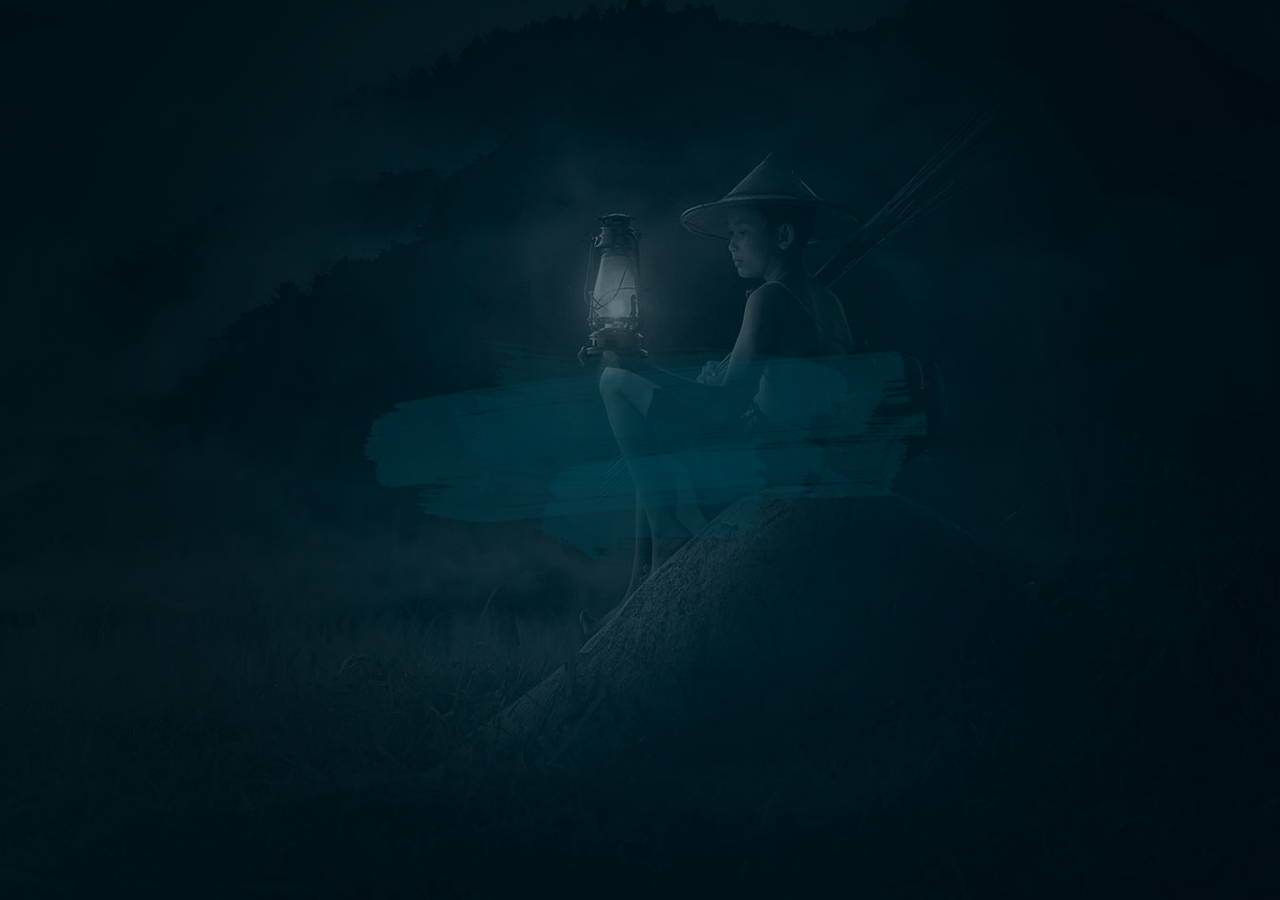
<file: index.html>
<!DOCTYPE html>
<html lang="ru">

<head>
  <meta charset="UTF-8">
  <meta http-equiv="X-UA-Compatible" content="IE=edge">
  <meta name="viewport" content="width=1200, initial-scale=1.0">
  <title>Добро пожаловать | AirAsia</title>
  <link rel="stylesheet" href="./css/main.css">
</head>

<body>
  <div class="welcome">
    <div class="welcome__container">
      <div class="central">
        <img src="./img/logo.png" alt="AirAsia logo" class="central__logo">
        <h2 class="central__title">Открой для себя Азию</h2>
        <a href="./home.html" class="btn">Войти</a>
      </div>
    </div>
  </div>
</body>

</html>
</file>
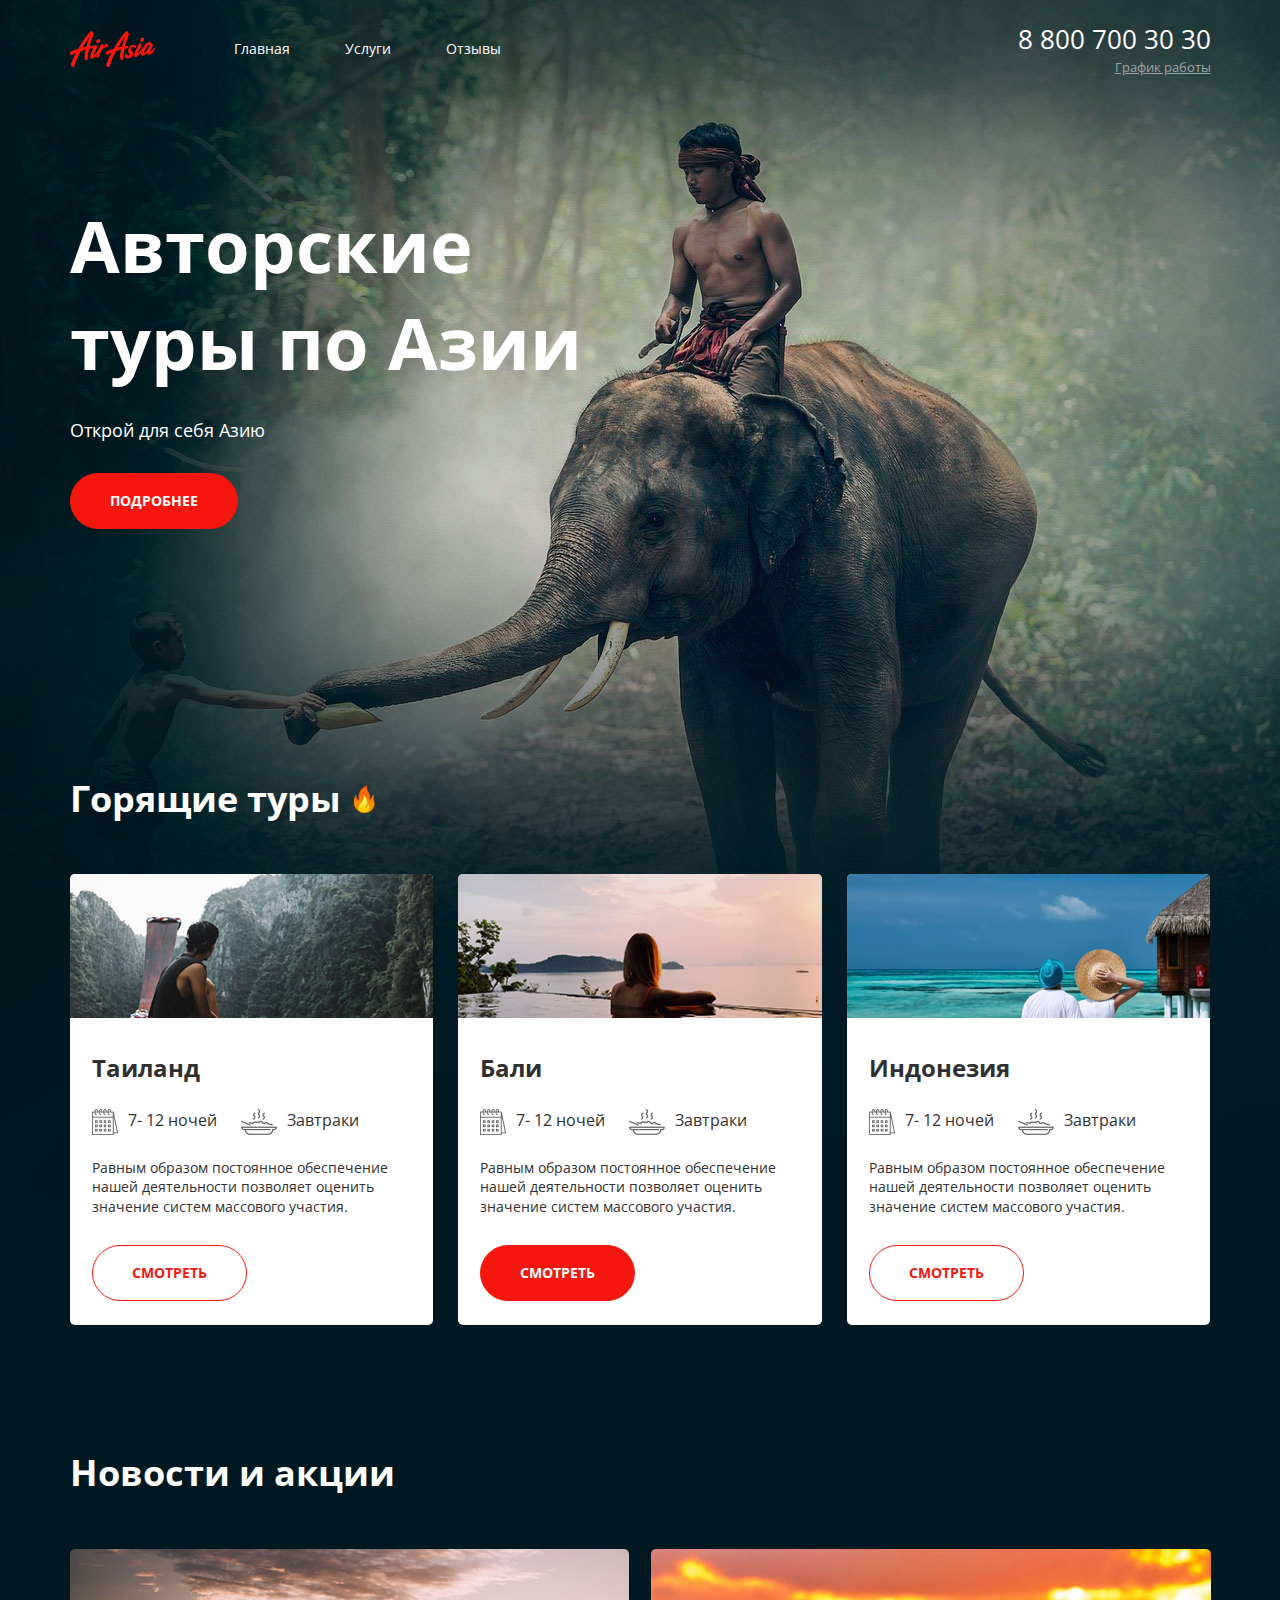
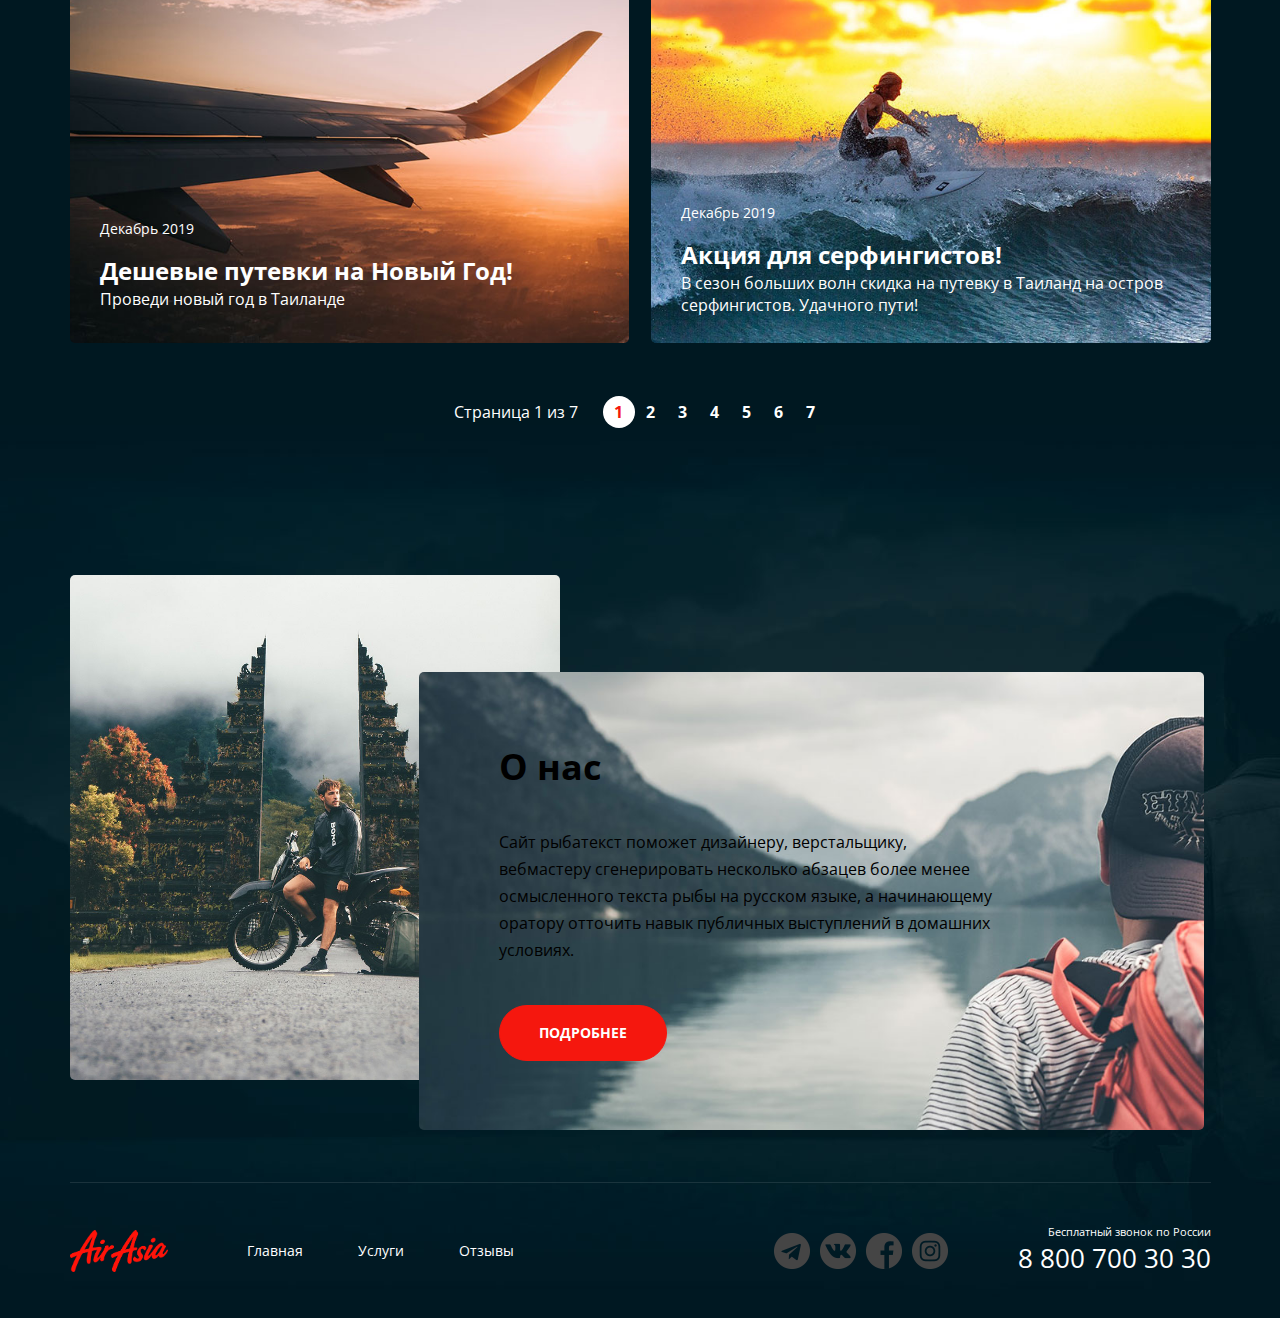
<file: home.html>
<!DOCTYPE html>
<html lang="ru">

<head>
  <meta charset="UTF-8">
  <meta http-equiv="X-UA-Compatible" content="IE=edge">
  <meta name="viewport" content="width=1200, initial-scale=1.0">
  <title>Главная | AirAsia</title>
  <link rel="stylesheet" href="./css/main.css">
</head>

<body>
  <div class="wrapper main-page-wrapper">
    <div class="wrapper__content">
      <header class="header">
        <div class="container header__container">
          <a href="./home.html" class="logo logo_main">
            <img src="./img/logo.png" alt="AirAsia logo" class="logo__img">
          </a>
          <nav class="menu">
            <ul class="menu__list">
              <li class="menu__item"><a href="./home.html" class="menu__link">Главная</a></li>
              <li class="menu__item"><a href="./services.html" class="menu__link">Услуги</a></li>
              <li class="menu__item"><a href="./reviews.html" class="menu__link">Отзывы</a></li>
            </ul>
          </nav>
          <address class="contacts header__contacts">
            <a href="tel:+78007003030" class="contacts__phone">8 800 700 30 30</a>
            <div class="contacts__dropdown dropdown">
              <a href="#" class="dropdown__link">График работы</a>
              <div class="dropdown__menu">
                <ul class="dropdown__list">
                  <li class="dropdown__item dropdown__item_primary">пн-вс: 09:00 - 20:00</li>
                  <li class="dropdown__item">Обед: 14:00-14:30</li>
                </ul>
              </div>
            </div>
          </address>
        </div>
      </header>
      <main class="main">
        <section class="hero">
          <div class="container hero__container">
            <div class="hero__content">
              <h1 class="hero__title">Авторские туры по Азии</h1>
              <div class="hero__text">Открой для себя Азию</div>
              <a href="#" class="btn">Подробнее</a>
            </div>
          </div class="container">
        </section>
        <section class="offers">
          <div class="container">
            <h2 class="title title_fire offers__title">Горящие туры</h2>
            <ul class="offers__list">
              <li class="offers__item offer">
                <div class="offer__header">
                  <img src="./img/offers/river.jpeg" alt="river" class="offer__img">
                </div>
                <div class="offer__content">
                  <h4 class="offer__title">Таиланд</h4>
                  <div class="offer__features">
                    <div class="offer__feature offer__feature_calendar">7- 12 ночей</div>
                    <div class="offer__feature offer__feature_meal">Завтраки</div>
                  </div>
                  <div class="offer__text">
                    <p>
                      Равным образом постоянное обеспечение нашей деятельности позволяет оценить
                      значение систем массового участия.
                    </p>
                  </div>
                  <a href="#" class="btn btn_light offer__btn">Смотреть</a>
                </div>
              </li>
              <li class="offers__item offer">
                <div class="offer__header">
                  <img src="./img/offers/pool.jpeg" alt="pool" class="offer__img">
                </div>
                <div class="offer__content">
                  <h4 class="offer__title">Бали</h4>
                  <div class="offer__features">
                    <div class="offer__feature offer__feature_calendar">7- 12 ночей</div>
                    <div class="offer__feature offer__feature_meal">Завтраки</div>
                  </div>
                  <div class="offer__text">
                    <p>
                      Равным образом постоянное обеспечение нашей деятельности позволяет оценить
                      значение систем массового участия.
                    </p>
                  </div>
                  <a href="#" class="btn offer__btn">Смотреть</a>
                </div>
              </li>
              <li class="offers__item offer">
                <div class="offer__header">
                  <img src="./img/offers/ocean.jpeg" alt="ocean" class="offer__img">
                </div>
                <div class="offer__content">
                  <h4 class="offer__title">Индонезия</h4>
                  <div class="offer__features">
                    <div class="offer__feature offer__feature_calendar">7- 12 ночей</div>
                    <div class="offer__feature offer__feature_meal">Завтраки</div>
                  </div>
                  <div class="offer__text">
                    <p>
                      Равным образом постоянное обеспечение нашей деятельности позволяет оценить
                      значение систем массового участия.
                    </p>
                  </div>
                  <a href="#" class="btn btn_light offer__btn">Смотреть</a>
                </div>
              </li>
            </ul>
          </div>
        </section>
        <section class="news">
          <div class="container">
            <h2 class="title news__title">Новости и акции</h2>
            <ul class="news__list">
              <li class="news__item single-news">
                <a href="#" class="single-news__link">
                  <img src="./img/news/plane.jpeg" alt="plane" class="single-news__img">
                  <div class="single-news__content">
                    <time class="single-news__date">Декабрь 2019</time>
                    <h3 class="single-news__title">Дешевые путевки на Новый Год!</h3>
                    <div class="single-news__desc">Проведи новый год в Таиланде</div>
                  </div>
                </a>
              </li>
              <li class="news__item single-news">
                <a href="#" class="single-news__link">
                  <img src="./img/news/surfing.jpeg" alt="surfing" class="single-news__img">
                  <div class="single-news__content">
                    <time class="single-news__date">Декабрь 2019</time>
                    <h3 class="single-news__title">Акция для серфингистов!</h3>
                    <div class="single-news__desc">В сезон больших волн скидка на путевку в Таиланд на остров серфингистов.
                      Удачного пути!</div>
                  </div>
                </a>
              </li>
            </ul>
            <div class="pager">
              <div class="pager__display">Страница 1 из 7</div>
              <ul class="pager__list">
                <li class="pager__item pager__item_active"><a href="#" class="pager__link">1</a></li>
                <li class="pager__item"><a href="#" class="pager__link">2</a></li>
                <li class="pager__item"><a href="#" class="pager__link">3</a></li>
                <li class="pager__item"><a href="#" class="pager__link">4</a></li>
                <li class="pager__item"><a href="#" class="pager__link">5</a></li>
                <li class="pager__item"><a href="#" class="pager__link">6</a></li>
                <li class="pager__item"><a href="#" class="pager__link">7</a></li>
              </ul>
            </div>
          </div>
        </section>
        <section class="about">
          <div class="container">
            <div class="about__content">
              <div class="about__item">
                <h2 class="title about__title">О нас</h2>
                <div class="about__text">
                  <p>
                    Сайт рыбатекст поможет дизайнеру, верстальщику, вебмастеру сгенерировать несколько
                    абзацев более менее осмысленного текста рыбы на русском языке, а начинающему оратору отточить навык
                    публичных выступлений в домашних условиях.
                  </p>
                </div>
                <a href="#" class="btn">Подробнее</a>
              </div>
            </div>
          </div>
        </section>
      </main>
    </div>
    <footer class="footer footer_main">
      <div class="container footer__container">
        <a href="./home.html" class="logo">
          <img src="./img/logo.png" alt="AirAsia logo" class="logo__img">
        </a>
        <nav class="menu">
          <ul class="menu__list">
            <li class="menu__item"><a href="./home.html" class="menu__link">Главная</a></li>
            <li class="menu__item"><a href="./services.html" class="menu__link">Услуги</a></li>
            <li class="menu__item"><a href="./reviews.html" class="menu__link">Отзывы</a></li>
          </ul>
        </nav>
        <ul class="social">
          <li class="social__item social__item_icon_tg"><a href="#" class="social__link"></a></li>
          <li class="social__item social__item_icon_vk"><a href="#" class="social__link"></a></li>
          <li class="social__item social__item_icon_fb"><a href="#" class="social__link"></a></li>
          <li class="social__item social__item_icon_inst"><a href="#" class="social__link"></a></li>
        </ul>
        <address class="contacts">
          <div class="contacts__desc">Бесплатный звонок по России</div>
          <a href="tel: +78007003030" class="contacts__phone">8 800 700 30 30</a>
        </address>
      </div>
    </footer>
  </div>
</body>

</html>
</file>
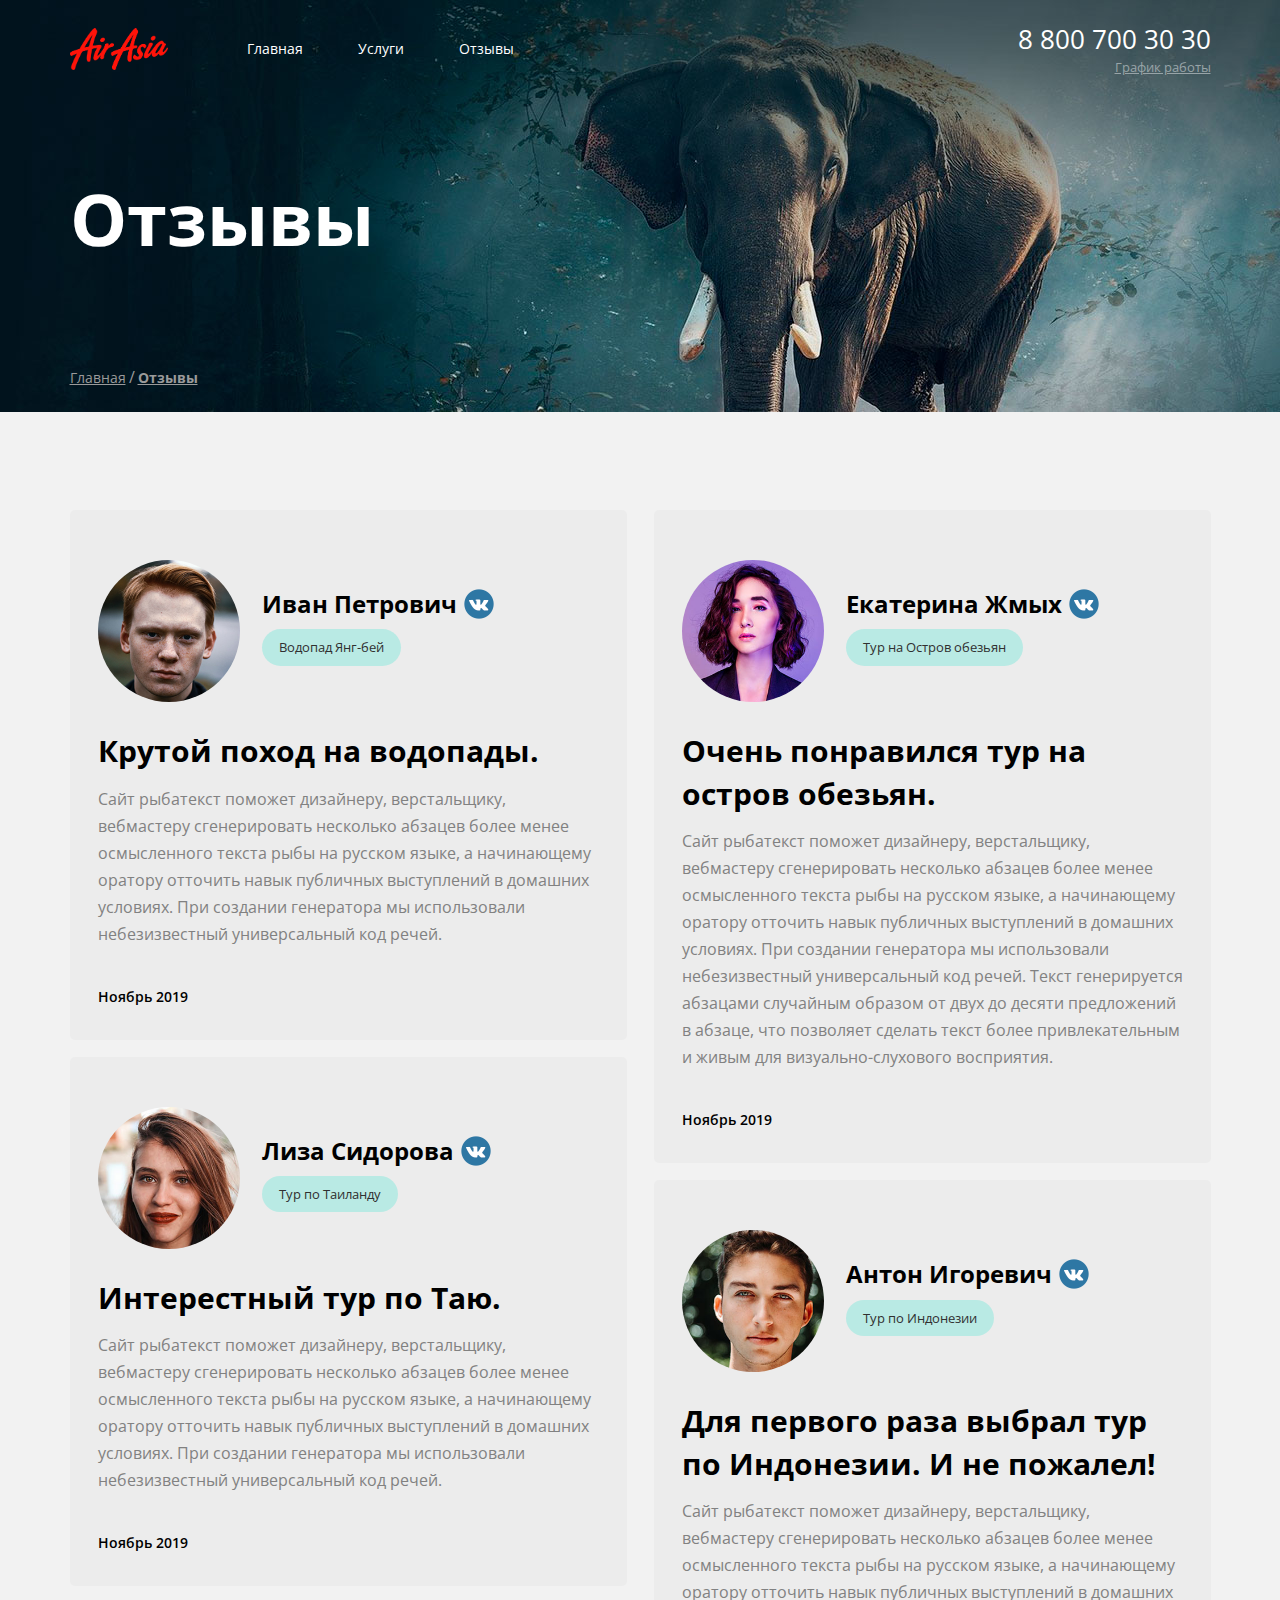
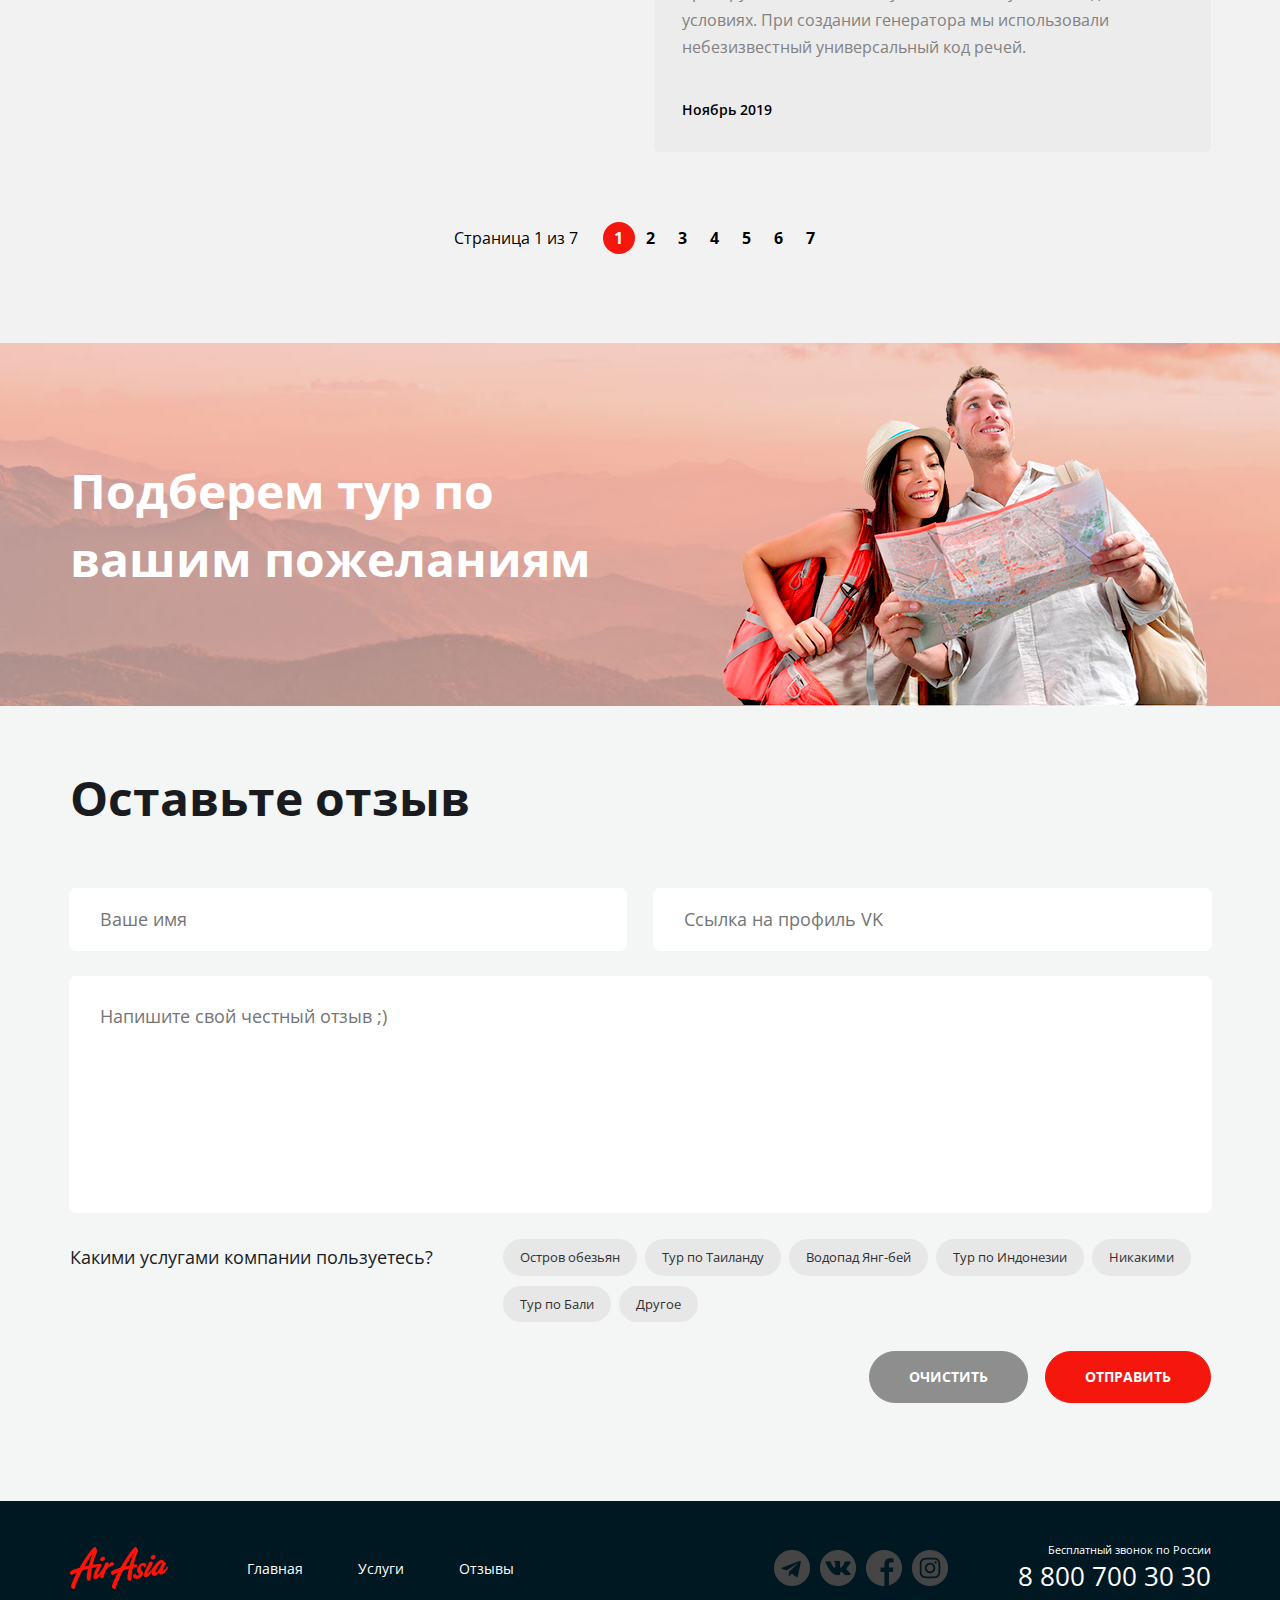
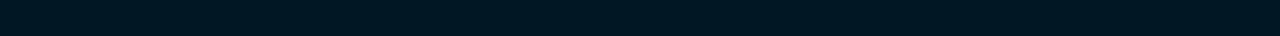
<file: reviews.html>
<!DOCTYPE html>
<html lang="ru">

<head>
  <meta charset="UTF-8">
  <meta http-equiv="X-UA-Compatible" content="IE=edge">
  <meta name="viewport" content="width=1200, initial-scale=1.0">
  <title>Отзывы | AirAsia</title>
  <link rel="stylesheet" href="./css/main.css">
</head>

<body>
  <div class="wrapper">
    <div class="wrapper__content">
      <section class="top-line">
        <div class="container top-line__container">
          <header class="header">
            <div class="header__container">
              <a href="./home.html" class="logo">
                <img src="./img/logo.png" alt="AirAsia logo" class="logo__img">
              </a>
              <nav class="menu">
                <ul class="menu__list">
                  <li class="menu__item"><a href="./home.html" class="menu__link">Главная</a></li>
                  <li class="menu__item"><a href="./services.html" class="menu__link">Услуги</a></li>
                  <li class="menu__item"><a href="./reviews.html" class="menu__link">Отзывы</a></li>
                </ul>
              </nav>
              <address class="contacts header__contacts">
                <a href="tel:+78007003030" class="contacts__phone">8 800 700 30 30</a>
                <div class="contacts__dropdown dropdown">
                  <a href="#" class="dropdown__link">График работы</a>
                  <div class="dropdown__menu">
                    <ul class="dropdown__list">
                      <li class="dropdown__item dropdown__item_primary">пн-вс: 09:00 - 20:00</li>
                      <li class="dropdown__item">Обед: 14:00-14:30</li>
                    </ul>
                  </div>
                </div>
              </address>
            </div>
          </header>
          <h1 class="top-line__title">Отзывы</h1>
          <nav class="breadcrumbs">
            <ul class="breadcrumbs__list">
              <li class="breadcrumbs__item">
                <a href="./home.html" class="breadcrumbs__link">Главная</a>
              </li>
              <li class="breadcrumbs__item breadcrumbs__item_active">
                <a href="./services.html" class="breadcrumbs__link">Отзывы</a>
              </li>
            </ul>
          </nav>
        </div>
      </section>
      <main class="reviews">
        <div class="container">
          <ul class="reviews__list">
            <li class="reviews__item review">
              <div class="review__header">
                <div class="review__avatar avatar">
                  <img src="./img/users/ginger.jpeg" alt="user avatar" class="avatar__img">
                </div>
                <div class="review__userdata">
                  <div class="review__user"><a href="#" class="review__user-link">Иван Петрович</a></div>
                  <ul class="review__tags">
                    <li class="review__tag tag tag_active">Водопад Янг-бей</li>
                  </ul>
                </div>
              </div>
              <div class="review__content">
                <h3 class="review__title">Крутой поход на водопады.</h3>
                <div class="review__text">
                  <p>Сайт рыбатекст поможет дизайнеру, верстальщику, вебмастеру сгенерировать несколько абзацев более
                    менее осмысленного текста рыбы на русском языке, а начинающему оратору отточить навык публичных
                    выступлений в домашних условиях. При создании генератора мы использовали небезизвестный
                    универсальный код речей.</p>
                </div>
                <time class="review__date">Ноябрь 2019</time>
              </div>
            </li>
            <li class="reviews__item review">
              <div class="review__header">
                <div class="review__avatar avatar">
                  <img src="./img/users/liza.jpeg" alt="user avatar" class="avatar__img">
                </div>
                <div class="review__userdata">
                  <div class="review__user"><a href="#" class="review__user-link">Лиза Сидорова</a></div>
                  <ul class="review__tags">
                    <li class="review__tag tag tag_active">Тур по Таиланду</li>
                  </ul>
                </div>
              </div>
              <div class="review__content">
                <h3 class="review__title">Интерестный тур по Таю.</h3>
                <div class="review__text">
                  <p>Сайт рыбатекст поможет дизайнеру, верстальщику, вебмастеру сгенерировать несколько абзацев более
                    менее осмысленного текста рыбы на русском языке, а начинающему оратору отточить навык публичных
                    выступлений в домашних условиях. При создании генератора мы использовали небезизвестный
                    универсальный код речей.</p>
                </div>
                <time class="review__date">Ноябрь 2019</time>
              </div>
            </li>
            <li class="reviews__item review">
              <div class="review__header">
                <div class="review__avatar avatar">
                  <img src="./img/users/kate.jpeg" alt="user avatar" class="avatar__img">
                </div>
                <div class="review__userdata">
                  <div class="review__user"><a href="#" class="review__user-link">Екатерина Жмых</a></div>
                  <ul class="review__tags">
                    <li class="review__tag tag tag_active">Тур на Остров обезьян</li>
                  </ul>
                </div>
              </div>
              <div class="review__content">
                <h3 class="review__title">Очень понравился тур на остров обезьян.</h3>
                <div class="review__text">
                  <p>Сайт рыбатекст поможет дизайнеру, верстальщику, вебмастеру сгенерировать несколько абзацев более
                    менее осмысленного текста рыбы на русском языке, а начинающему оратору отточить навык публичных
                    выступлений в домашних условиях. При создании генератора мы использовали небезизвестный
                    универсальный код речей. Текст генерируется абзацами случайным образом от двух до десяти предложений
                    в абзаце, что позволяет сделать текст более привлекательным и живым для визуально-слухового
                    восприятия.</p>
                </div>
                <time class="review__date">Ноябрь 2019</time>
              </div>
            </li>
            <li class="reviews__item review">
              <div class="review__header">
                <div class="review__avatar avatar">
                  <img src="./img/users/toxa.jpeg" alt="user avatar" class="avatar__img">
                </div>
                <div class="review__userdata">
                  <div class="review__user"><a href="#" class="review__user-link">Антон Игоревич</a></div>
                  <ul class="review__tags">
                    <li class="review__tag tag tag_active">Тур по Индонезии</li>
                  </ul>
                </div>
              </div>
              <div class="review__content">
                <h3 class="review__title">Для первого раза выбрал тур по Индонезии. И не пожалел!</h3>
                <div class="review__text">
                  <p>Сайт рыбатекст поможет дизайнеру, верстальщику, вебмастеру сгенерировать несколько абзацев более
                    менее осмысленного текста рыбы на русском языке, а начинающему оратору отточить навык публичных
                    выступлений в домашних условиях. При создании генератора мы использовали небезизвестный
                    универсальный код речей.</p>
                </div>
                <time class="review__date">Ноябрь 2019</time>
              </div>
            </li>
          </ul>
          <div class="pager pager_theme_red">
            <div class="pager__display">Страница 1 из 7</div>
            <ul class="pager__list">
              <li class="pager__item pager__item_active"><a href="#" class="pager__link">1</a></li>
              <li class="pager__item"><a href="#" class="pager__link">2</a></li>
              <li class="pager__item"><a href="#" class="pager__link">3</a></li>
              <li class="pager__item"><a href="#" class="pager__link">4</a></li>
              <li class="pager__item"><a href="#" class="pager__link">5</a></li>
              <li class="pager__item"><a href="#" class="pager__link">6</a></li>
              <li class="pager__item"><a href="#" class="pager__link">7</a></li>
            </ul>
          </div>
        </div>
      </main>
      <section class="banner">
        <div class="container banner__container">
          <h2 class="banner__title">Подберем тур по вашим пожеланиям</h2>
        </div>
      </section>
      <section class="form">
        <div class="container">
          <h2 class="form__title">Оставьте отзыв</h2>
          <form action="" class="form__item">
            <div class="form__row">
              <input type="text" class="form__input" name="user" placeholder="Ваше имя">
              <input type="text" class="form__input" name="vk" placeholder="Ссылка на профиль VK">
            </div>
            <div class="form__row">
              <textarea name="comment" class="form__input form__input_textarea"
                placeholder="Напишите свой честный отзыв ;)"></textarea>
            </div>
            <div class="form__controls">
              <div class="form__controls-title">Какими услугами компании пользуетесь?</div>
              <ul class="controls">
                <li class="controls__item">
                  <label class="controls__elem"><input type="checkbox" name="monkeys" class="controls__checkbox">
                    <div class="tag controls__tag">Остров обезьян</div>
                  </label>
                </li>
                <li class="controls__item">
                  <label class="controls__elem"><input type="checkbox" name="tailand" class="controls__checkbox">
                    <div class="tag controls__tag">Тур по Таиланду</div>
                  </label>
                </li>
                <li class="controls__item">
                  <label class="controls__elem"><input type="checkbox" name="waterfall" class="controls__checkbox">
                    <div class="tag controls__tag">Водопад Янг-бей</div>
                  </label>
                </li>
                <li class="controls__item">
                  <label class="controls__elem"><input type="checkbox" name="indonesia" class="controls__checkbox">
                    <div class="tag controls__tag">Тур по Индонезии</div>
                  </label>
                </li>
                <li class="controls__item">
                  <label class="controls__elem"><input type="checkbox" name="nothing" class="controls__checkbox">
                    <div class="tag controls__tag">Никакими</div>
                  </label>
                </li>
                <li class="controls__item">
                  <label class="controls__elem"><input type="checkbox" name="bali" class="controls__checkbox">
                    <div class="tag controls__tag">Тур по Бали</div>
                  </label>
                </li>
                <li class="controls__item">
                  <label class="controls__elem"><input type="checkbox" name="other" class="controls__checkbox">
                    <div class="tag controls__tag">Другое</div>
                  </label>
                </li>
              </ul>
            </div>
            <div class="form__btns">
              <button type="reset" class="btn btn_dark form__btn">Очистить</button>
              <button class="btn form__btn">Отправить</button>
            </div>
          </form>
        </div>
      </section>
    </div>
    <footer class="footer">
      <div class="container footer__container">
        <a href="./home.html" class="logo">
          <img src="./img/logo.png" alt="AirAsia logo" class="logo__img">
        </a>
        <nav class="menu">
          <ul class="menu__list">
            <li class="menu__item"><a href="./home.html" class="menu__link">Главная</a></li>
            <li class="menu__item"><a href="./services.html" class="menu__link">Услуги</a></li>
            <li class="menu__item"><a href="./reviews.html" class="menu__link">Отзывы</a></li>
          </ul>
        </nav>
        <ul class="social">
          <li class="social__item social__item_icon_tg"><a href="#" class="social__link"></a></li>
          <li class="social__item social__item_icon_vk"><a href="#" class="social__link"></a></li>
          <li class="social__item social__item_icon_fb"><a href="#" class="social__link"></a></li>
          <li class="social__item social__item_icon_inst"><a href="#" class="social__link"></a></li>
        </ul>
        <address class="contacts">
          <div class="contacts__desc">Бесплатный звонок по России</div>
          <a href="tel: +78007003030" class="contacts__phone">8 800 700 30 30</a>
        </address>
      </div>
    </footer>
  </div>
</body>

</html>
</file>
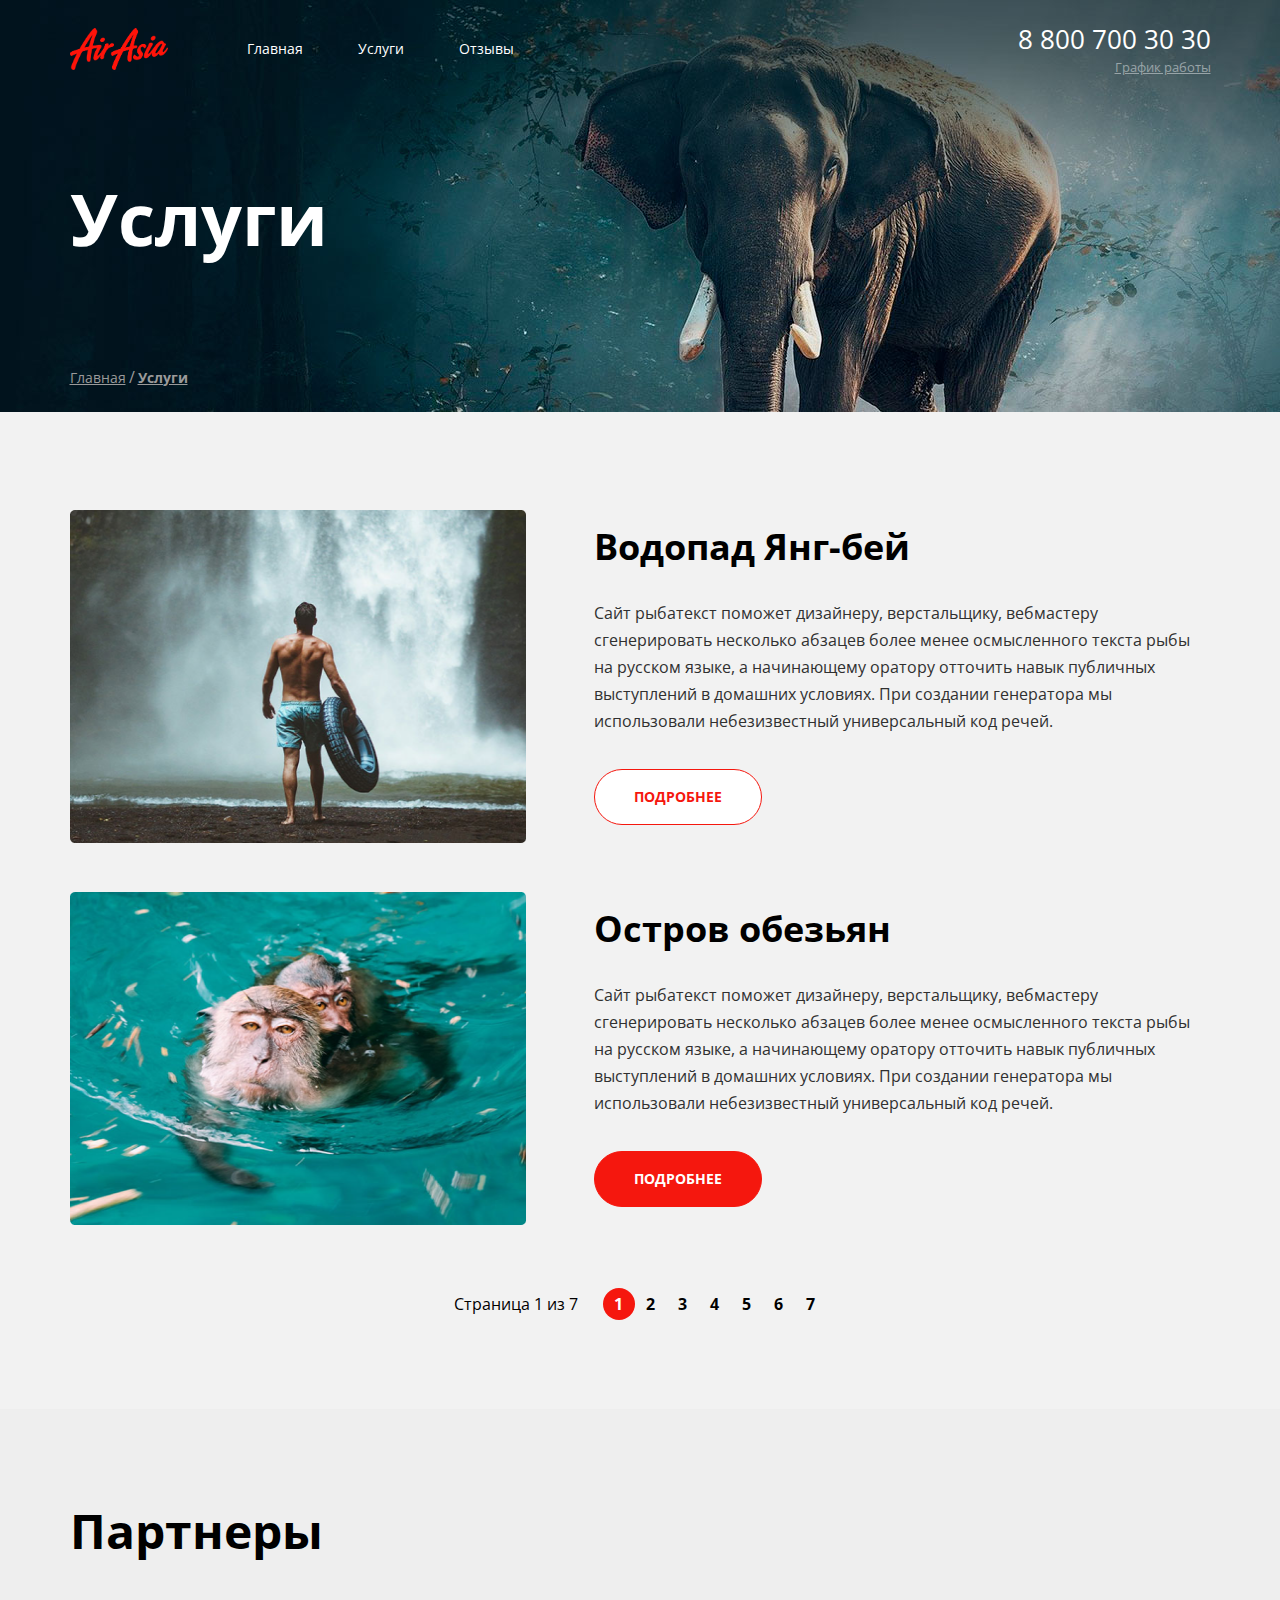
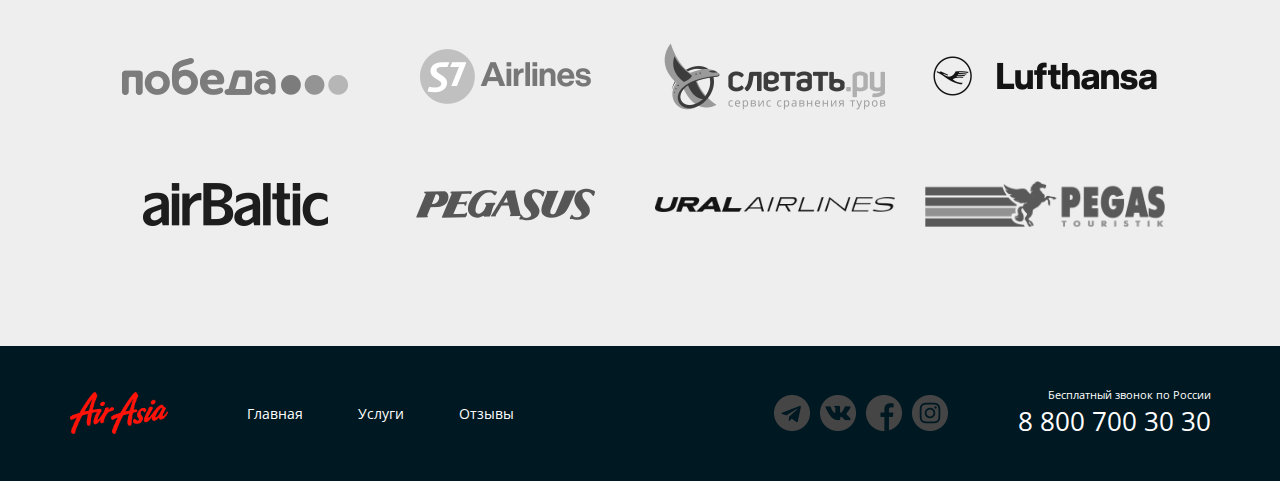
<file: services.html>
<!DOCTYPE html>
<html lang="ru">

<head>
  <meta charset="UTF-8">
  <meta http-equiv="X-UA-Compatible" content="IE=edge">
  <meta name="viewport" content="width=1200, initial-scale=1.0">
  <title>Услуги | AirAsia</title>
  <link rel="stylesheet" href="./css/main.css">
</head>

<body>
  <div class="wrapper">
    <div class="wrapper__content">
      <section class="top-line">
        <div class="container top-line__container">
          <header class="header">
            <div class="header__container">
              <a href="./home.html" class="logo">
                <img src="./img/logo.png" alt="AirAsia logo" class="logo__img">
              </a>
              <nav class="menu">
                <ul class="menu__list">
                  <li class="menu__item"><a href="./home.html" class="menu__link">Главная</a></li>
                  <li class="menu__item"><a href="./services.html" class="menu__link">Услуги</a></li>
                  <li class="menu__item"><a href="./reviews.html" class="menu__link">Отзывы</a></li>
                </ul>
              </nav>
              <address class="contacts header__contacts">
                <a href="tel:+78007003030" class="contacts__phone">8 800 700 30 30</a>
                <div class="contacts__dropdown dropdown">
                  <a href="#" class="dropdown__link">График работы</a>
                  <div class="dropdown__menu">
                    <ul class="dropdown__list">
                      <li class="dropdown__item dropdown__item_primary">пн-вс: 09:00 - 20:00</li>
                      <li class="dropdown__item">Обед: 14:00-14:30</li>
                    </ul>
                  </div>
                </div>
              </address>
            </div>
          </header>
          <h1 class="top-line__title">Услуги</h1>
          <nav class="breadcrumbs">
            <ul class="breadcrumbs__list">
              <li class="breadcrumbs__item">
                <a href="./home.html" class="breadcrumbs__link">Главная</a>
              </li>
              <li class="breadcrumbs__item breadcrumbs__item_active">
                <a href="./services.html" class="breadcrumbs__link">Услуги</a>
              </li>
            </ul>
          </nav>
        </div>
      </section>
      <main class="services">
        <div class="container">
          <ul class="services__list">
            <li class="services__item service">
              <div class="service__img">
                <img src="./img/offers/waterfall.png" alt="waterfall" class="service__img-elem">
              </div>
              <div class="service__content">
                <h3 class="service__title">Водопад Янг-бей</h3>
                <div class="service__desc">
                  <p>Сайт рыбатекст поможет дизайнеру, верстальщику, вебмастеру сгенерировать несколько абзацев более
                    менее осмысленного текста рыбы на русском языке, а начинающему оратору отточить навык публичных
                    выступлений в домашних условиях. При создании генератора мы использовали небезизвестный
                    универсальный код речей.</p>
                </div>
                <a href="#" class="btn btn_light">Подробнее</a>
              </div>
            </li>
            <li class="services__item service">
              <div class="service__img">
                <img src="./img/offers/monkeys.png" alt="monkeys" class="service__img-elem">
              </div>
              <div class="service__content">
                <h3 class="service__title">Остров обезьян</h3>
                <div class="service__desc">
                  <p>Сайт рыбатекст поможет дизайнеру, верстальщику, вебмастеру сгенерировать несколько абзацев более
                    менее осмысленного текста рыбы на русском языке, а начинающему оратору отточить навык публичных
                    выступлений в домашних условиях. При создании генератора мы использовали небезизвестный
                    универсальный код речей.</p>
                </div>
                <a href="#" class="btn">Подробнее</a>
              </div>
            </li>
          </ul>
          <div class="pager pager_theme_red">
            <div class="pager__display">Страница 1 из 7</div>
            <ul class="pager__list">
              <li class="pager__item pager__item_active"><a href="#" class="pager__link">1</a></li>
              <li class="pager__item"><a href="#" class="pager__link">2</a></li>
              <li class="pager__item"><a href="#" class="pager__link">3</a></li>
              <li class="pager__item"><a href="#" class="pager__link">4</a></li>
              <li class="pager__item"><a href="#" class="pager__link">5</a></li>
              <li class="pager__item"><a href="#" class="pager__link">6</a></li>
              <li class="pager__item"><a href="#" class="pager__link">7</a></li>
            </ul>
          </div>
        </div>
      </main>
      <section class="partners">
        <div class="container">
          <h2 class="partners__title">Партнеры</h2>
          <ul class="partners__list">
            <li class="partners__item">
              <a href="#" class="partners__link">
              <img src="./img/partners/pobeda.png" alt="pobeda logo">
            </a>
          </li>
            <li class="partners__item">
              <a href="#" class="partners__link">
                <img src="./img/partners/s7.png" alt="s7 logo">
              </a>
            </li>
            <li class="partners__item">
              <a href="#" class="partners__link">
                <img src="./img/partners/lets-fly.png" alt="lets-fly logo">
              </a>
            </li>
            <li class="partners__item">
              <a href="#" class="partners__link">
                <img src="./img/partners/lufthansa.png" alt="lufthansa logo">
              </a>
            </li>
            <li class="partners__item"><a href="#" class="partners__link">
              <img src="./img/partners/airbaltic.png" alt="airbaltic logo">
            </a>
          </li>
            <li class="partners__item">
              <a href="#" class="partners__link">
                <img src="./img/partners/pegasus.png" alt="pegasus logo">
              </a>
            </li>
            <li class="partners__item">
              <a href="#" class="partners__link">
                <img src="./img/partners/ural.png" alt="ural logo">
              </a>
            </li>
            <li class="partners__item">
              <a href="#" class="partners__link">
                <img src="./img/partners/pegas.png" alt="pegas logo">
              </a>
            </li>
          </ul>
        </div>
      </section>
    </div>
    <footer class="footer">
      <div class="container footer__container">
        <a href="./home.html" class="logo">
          <img src="./img/logo.png" alt="AirAsia logo" class="logo__img">
        </a>
        <nav class="menu">
          <ul class="menu__list">
            <li class="menu__item"><a href="./home.html" class="menu__link">Главная</a></li>
            <li class="menu__item"><a href="./services.html" class="menu__link">Услуги</a></li>
            <li class="menu__item"><a href="./reviews.html" class="menu__link">Отзывы</a></li>
          </ul>
        </nav>
        <ul class="social">
          <li class="social__item social__item_icon_tg"><a href="#" class="social__link"></a></li>
          <li class="social__item social__item_icon_vk"><a href="#" class="social__link"></a></li>
          <li class="social__item social__item_icon_fb"><a href="#" class="social__link"></a></li>
          <li class="social__item social__item_icon_inst"><a href="#" class="social__link"></a></li>
        </ul>
        <address class="contacts">
          <div class="contacts__desc">Бесплатный звонок по России</div>
          <a href="tel: +78007003030" class="contacts__phone">8 800 700 30 30</a>
        </address>
      </div>
    </footer>
  </div>
</body>

</html>
</file>
<file: css/main.css>
@import url('https://fonts.googleapis.com/css2?family=Open+Sans:wght@400;600;700&display=swap');
@import url(./layout/normalize.css);
@import url(./layout/base.css);

@import url(./blocks/welcome.css);
@import url(./blocks/header.css);
@import url(./blocks/logo.css);
@import url(./blocks/menu.css);
@import url(./blocks/contacts.css);
@import url(./blocks/dropdown.css);
@import url(./blocks/hero.css);
@import url(./blocks/title.css);
@import url(./blocks/btn.css);
@import url(./blocks/offers.css);
@import url(./blocks/news.css);
@import url(./blocks/pager.css);
@import url(./blocks/about.css);
@import url(./blocks/footer.css);
@import url(./blocks/social.css);
@import url(./blocks/top-line.css);
@import url(./blocks/breadcrumbs.css);
@import url(./blocks/services.css);
@import url(./blocks/partners.css);
@import url(./blocks/reviews.css);
@import url(./blocks/avatar.css);
@import url(./blocks/tag.css);
@import url(./blocks/banner.css);
@import url(./blocks/form.css);
@import url(./blocks/controls.css);
</file>
